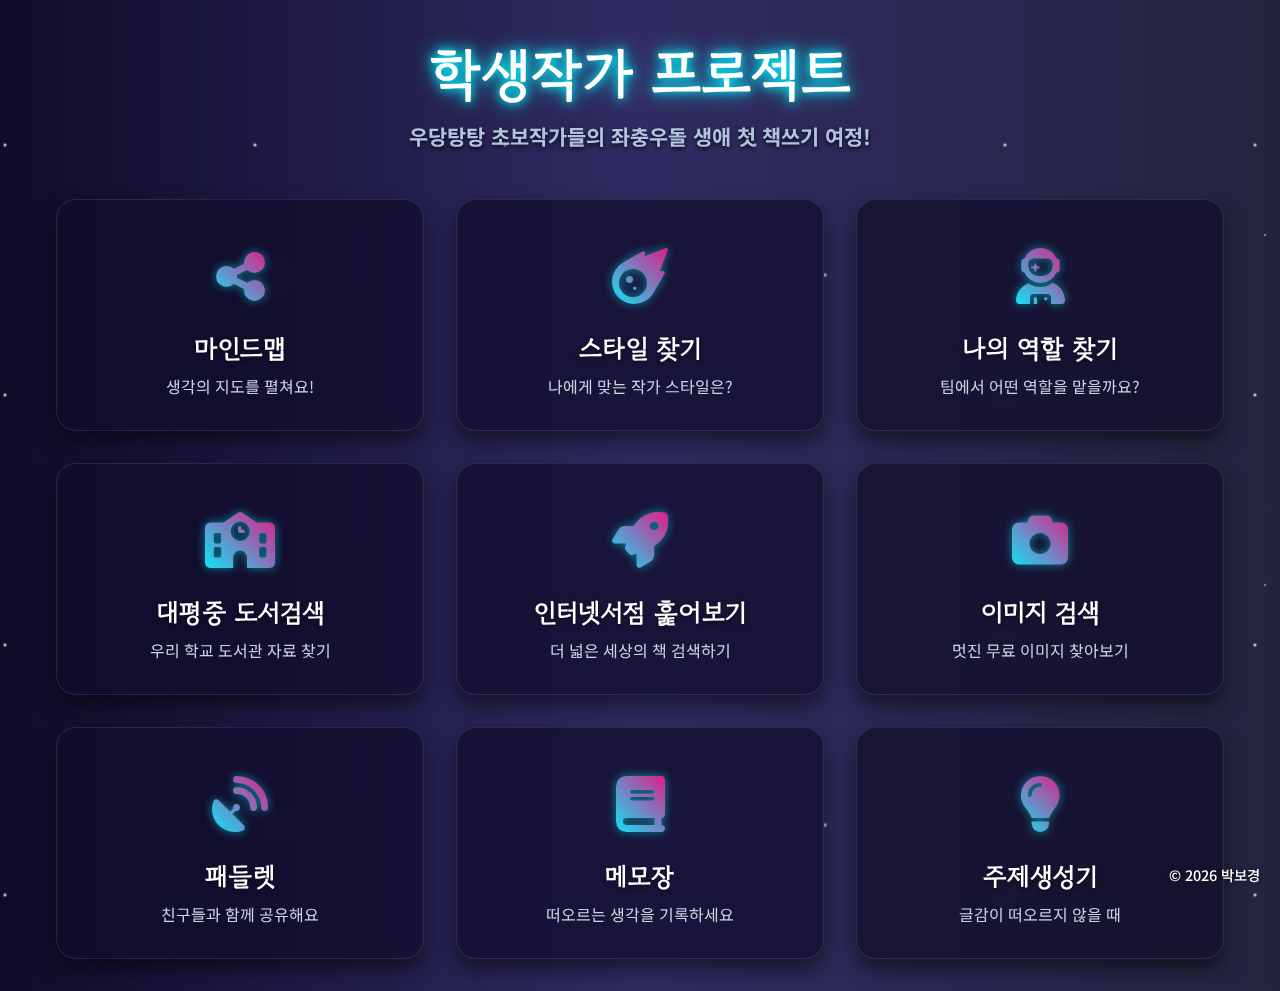
<file: index.html>
<!DOCTYPE html>
<html lang="ko">

<head>
    <meta charset="UTF-8">
    <meta name="viewport" content="width=device-width, initial-scale=1.0">
    <title>학생작가 프로젝트</title>
    <link rel="stylesheet" href="style.css">
    <!-- FontAwesome for Icons -->
    <link rel="stylesheet" href="https://cdnjs.cloudflare.com/ajax/libs/font-awesome/6.4.0/css/all.min.css">
</head>

<body>
    <header>
        <h1>학생작가 프로젝트</h1>
        <p>우당탕탕 초보작가들의 좌충우돌 생애 첫 책쓰기 여정!</p>
    </header>

    <main class="menu-grid">
        <!-- 1. 마인드맵 -->
        <a href="01_학생작가_mindmap.html" class="card">
            <div class="card-icon"><i class="fa-solid fa-share-nodes"></i></div>
            <h2>마인드맵</h2>
            <p>생각의 지도를 펼쳐요!</p>
        </a>

        <!-- 2. 스타일 찾기 -->
        <a href="02_학생작가_find_your_style.html" class="card">
            <div class="card-icon"><i class="fa-solid fa-meteor"></i></div>
            <h2>스타일 찾기</h2>
            <p>나에게 맞는 작가 스타일은?</p>
        </a>

        <!-- 3. 나의 역할 찾기 -->
        <a href="03_학생작가_나의 역할찾기.html" class="card">
            <div class="card-icon"><i class="fa-solid fa-user-astronaut"></i></div>
            <h2>나의 역할 찾기</h2>
            <p>팀에서 어떤 역할을 맡을까요?</p>
        </a>

        <!-- 4. 대평중 도서검색 -->
        <a href="04_학생작가_검색창1_대평중도서검색.html" class="card">
            <div class="card-icon"><i class="fa-solid fa-school"></i></div>
            <h2>대평중 도서검색</h2>
            <p>우리 학교 도서관 자료 찾기</p>
        </a>

        <!-- 5. 알라딘 도서검색 -->
        <a href="05_학생작가_검색창2_온라인서점검색.html" class="card">
            <div class="card-icon"><i class="fa-solid fa-rocket"></i></div>
            <h2>인터넷서점 훑어보기</h2>
            <p>더 넓은 세상의 책 검색하기</p>
        </a>

        <!-- 6. 픽사베이 이미지 -->
        <a href="06_학생작가_검색책3_픽사베이.html" class="card">
            <div class="card-icon"><i class="fa-solid fa-camera"></i></div>
            <h2>이미지 검색</h2>
            <p>멋진 무료 이미지 찾아보기</p>
        </a>

        <!-- 7. 패들렛 -->
        <a href="07_학생작가_검색창4_패들렛가기.html" class="card">
            <div class="card-icon"><i class="fa-solid fa-satellite-dish"></i></div>
            <h2>패들렛</h2>
            <p>친구들과 함께 공유해요</p>
        </a>

        <!-- 8. 메모장 -->
        <a href="08_학생작가_메모장.html" class="card">
            <div class="card-icon"><i class="fa-solid fa-book"></i></div>
            <h2>메모장</h2>
            <p>떠오르는 생각을 기록하세요</p>
        </a>

        <!-- 9. 주제생성기 -->
        <a href="09_주제생성기.html" class="card">
            <div class="card-icon"><i class="fa-solid fa-lightbulb"></i></div>
            <h2>주제생성기</h2>
            <p>글감이 떠오르지 않을 때</p>
        </a>
    </main>

    <div class="footer-credit">© 2026 박보경</div>

    <script src="script.js"></script>
</body>

</html>
</file>
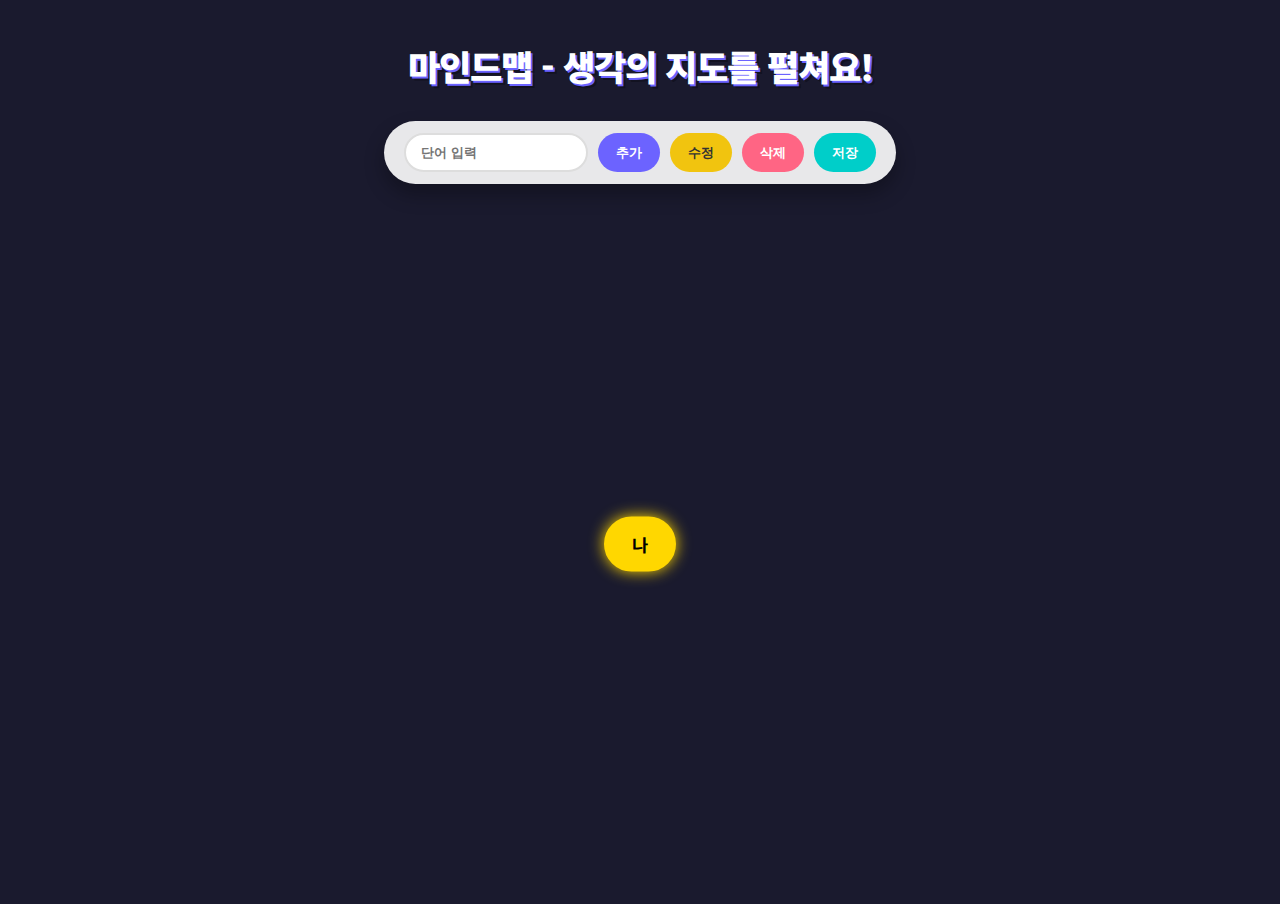
<file: 01_학생작가_mindmap.html>
<!DOCTYPE html>
<html lang="ko">
<head>
    <meta charset="UTF-8">
    <title>🎨 마인드맵 </title>
    <link href="https://fonts.googleapis.com/css2?family=Noto+Sans+KR:wght@400;700;900&display=swap" rel="stylesheet">
    <script src="https://html2canvas.hertzen.com/dist/html2canvas.min.js"></script>
    <style>
        :root { --primary: #6C63FF; --secondary: #FF6584; --bg: #1a1a2e; --node-bg: #ffffff; }
        
        body { 
            font-family: 'Noto Sans KR', sans-serif; 
            background: var(--bg); 
            color: white; 
            margin: 0; 
            overflow: hidden; 
            display: flex; 
            flex-direction: column; 
            align-items: center; 
        }

        /* 📋 뚜렷하고 깔끔한 제목 디자인 */
        .header-container {
            width: 100%;
            text-align: center;
            padding-top: 30px;
            z-index: 110;
        }

        .main-title {
            font-weight: 900;
            font-size: 2.2rem;
            color: #ffffff;
            margin: 0;
            padding: 10px;
            /* 글씨를 더 뚜렷하게 만드는 외곽선 효과 */
            text-shadow: 2px 2px 0px var(--primary), 4px 4px 0px rgba(0,0,0,0.3);
            letter-spacing: -1px;
        }

        /* 🛠️ UI 레이어 위치 조정 (제목 아래로) */
        #ui-layer { 
            margin-top: 20px;
            position: relative; /* fixed에서 변경하여 제목과 겹침 방지 */
            z-index: 100; 
            display: flex; 
            gap: 10px; 
            background: rgba(255, 255, 255, 0.9); /* 가독성을 위해 불투명도 높임 */
            padding: 12px 20px; 
            border-radius: 50px; 
            box-shadow: 0 10px 20px rgba(0,0,0,0.3); 
        }

        #ui-layer input { 
            padding: 10px 15px; 
            border-radius: 20px; 
            border: 2px solid #ddd; 
            outline: none; 
            width: 150px; 
            color: #333;
            font-weight: bold;
        }

        #ui-layer button { 
            padding: 10px 18px; 
            border-radius: 20px; 
            border: none; 
            cursor: pointer; 
            font-weight: 700; 
            transition: 0.2s; 
        }
        
        .btn-add { background: var(--primary); color: white; }
        .btn-edit { background: #f1c40f; color: #333; }
        .btn-del { background: var(--secondary); color: white; }
        .btn-save { background: #00cec9; color: white; }
        button:hover { opacity: 0.9; transform: translateY(-2px); }

        /* 🗺️ 마인드맵 영역 */
        #map-area { width: 100vw; height: calc(100vh - 180px); position: relative; background: var(--bg); }
        
        .node { 
            position: absolute; padding: 12px 25px; background: var(--node-bg); color: #333; 
            border-radius: 50px; font-weight: 700; cursor: grab; transform: translate(-50%, -50%); 
            box-shadow: 0 5px 15px rgba(0,0,0,0.3); border: 3px solid transparent; z-index: 2; 
            white-space: nowrap; user-select: none;
        }
        .node.selected { border-color: #FFD700; box-shadow: 0 0 15px #FFD700; }
        .node.root { background: #FFD700; color: #000; font-size: 1.1em; }

        svg { position: absolute; top: 0; left: 0; width: 100%; height: 100%; pointer-events: none; z-index: 1; }
        line { stroke: rgba(255, 255, 255, 0.3); stroke-width: 2.5; }
    </style>
</head>
<body>

<div class="header-container">
    <h1 class="main-title">마인드맵 - 생각의 지도를 펼쳐요!</h1>
</div>

<div id="ui-layer">
    <input type="text" id="wordInput" placeholder="단어 입력">
    <button class="btn-add" onclick="handleAdd()">추가</button>
    <button class="btn-edit" onclick="handleEdit()">수정</button>
    <button class="btn-del" onclick="handleDelete()">삭제</button>
    <button class="btn-save" onclick="saveAsImage()">저장</button>
</div>

<div id="map-area">
    <svg id="svg-canvas"></svg>
</div>

<script>
    // 화면 크기에 맞춰 중앙 좌표 계산 (헤더 높이 고려)
    let nodes = [{ id: 0, text: "나", x: window.innerWidth / 2, y: (window.innerHeight - 180) / 2, parentId: null }];
    let selectedId = 0;
    let nextId = 1;
    let draggingNode = null;

    const container = document.getElementById('map-area');
    const svg = document.getElementById('svg-canvas');
    const input = document.getElementById('wordInput');

    function render() {
        container.querySelectorAll('.node').forEach(n => n.remove());
        svg.innerHTML = '';
        nodes.forEach(node => {
            const div = document.createElement('div');
            div.className = `node ${node.id === selectedId ? 'selected' : ''} ${node.id === 0 ? 'root' : ''}`;
            div.style.left = node.x + 'px';
            div.style.top = node.y + 'px';
            div.textContent = node.text;

            div.onmousedown = (e) => { if(e.button === 0) startDrag(e, node); };
            div.onclick = () => { selectedId = node.id; render(); };
            div.ondblclick = () => handleEdit();
            
            container.appendChild(div);

            if (node.parentId !== null) {
                const parent = nodes.find(n => n.id === node.parentId);
                if(parent) {
                    const line = document.createElementNS("http://www.w3.org/2000/svg", "line");
                    line.setAttribute("x1", parent.x); line.setAttribute("y1", parent.y);
                    line.setAttribute("x2", node.x); line.setAttribute("y2", node.y);
                    svg.appendChild(line);
                }
            }
        });
    }

    function startDrag(e, node) {
        draggingNode = node;
        selectedId = node.id;
        render();
        const onMouseMove = (me) => {
            if (draggingNode) {
                // 부모 컨테이너의 위치를 고려한 좌표 계산
                const rect = container.getBoundingClientRect();
                draggingNode.x = me.clientX - rect.left;
                draggingNode.y = me.clientY - rect.top;
                render();
            }
        };
        const onMouseUp = () => {
            draggingNode = null;
            document.removeEventListener('mousemove', onMouseMove);
            document.removeEventListener('mouseup', onMouseUp);
        };
        document.addEventListener('mousemove', onMouseMove);
        document.addEventListener('mouseup', onMouseUp);
    }

    function handleAdd() {
        const text = input.value.trim();
        if (!text) return;
        const parent = nodes.find(n => n.id === selectedId);
        const newNode = { id: nextId++, text: text, parentId: selectedId, x: parent.x + 80, y: parent.y + 80 };
        nodes.push(newNode);
        input.value = '';
        selectedId = newNode.id;
        render();
    }

    function handleEdit() {
        const targetNode = nodes.find(n => n.id === selectedId);
        if (!targetNode) return;
        const newText = input.value.trim() || prompt("수정할 내용을 입력하세요:", targetNode.text);
        if (newText) {
            targetNode.text = newText;
            input.value = "";
            render();
        }
    }

    function handleDelete() {
        if (selectedId === 0) return alert("중심 노드는 삭제할 수 없습니다!");
        if (confirm("이 노드와 하위 항목을 삭제할까요?")) {
            const ids = [];
            function collect(id) {
                ids.push(id);
                nodes.filter(n => n.parentId === id).forEach(c => collect(c.id));
            }
            collect(selectedId);
            nodes = nodes.filter(n => !ids.includes(n.id));
            selectedId = 0;
            render();
        }
    }

    function saveAsImage() {
        const btn = document.querySelector('.btn-save');
        btn.innerText = "저장중...";
        const tempSelectedId = selectedId;
        selectedId = null;
        render();

        html2canvas(document.body, {
            backgroundColor: "#1a1a2e",
            scale: 2
        }).then(canvas => {
            const link = document.createElement('a');
            link.download = `마인드맵.jpg`;
            link.href = canvas.toDataURL('image/jpeg', 0.9);
            link.click();
            selectedId = tempSelectedId;
            render();
            btn.innerText = "저장";
        });
    }

    input.addEventListener('keypress', (e) => { if(e.key === 'Enter') handleAdd(); });
    window.onresize = () => render();
    render();
</script>
</body>
</html>
</file>
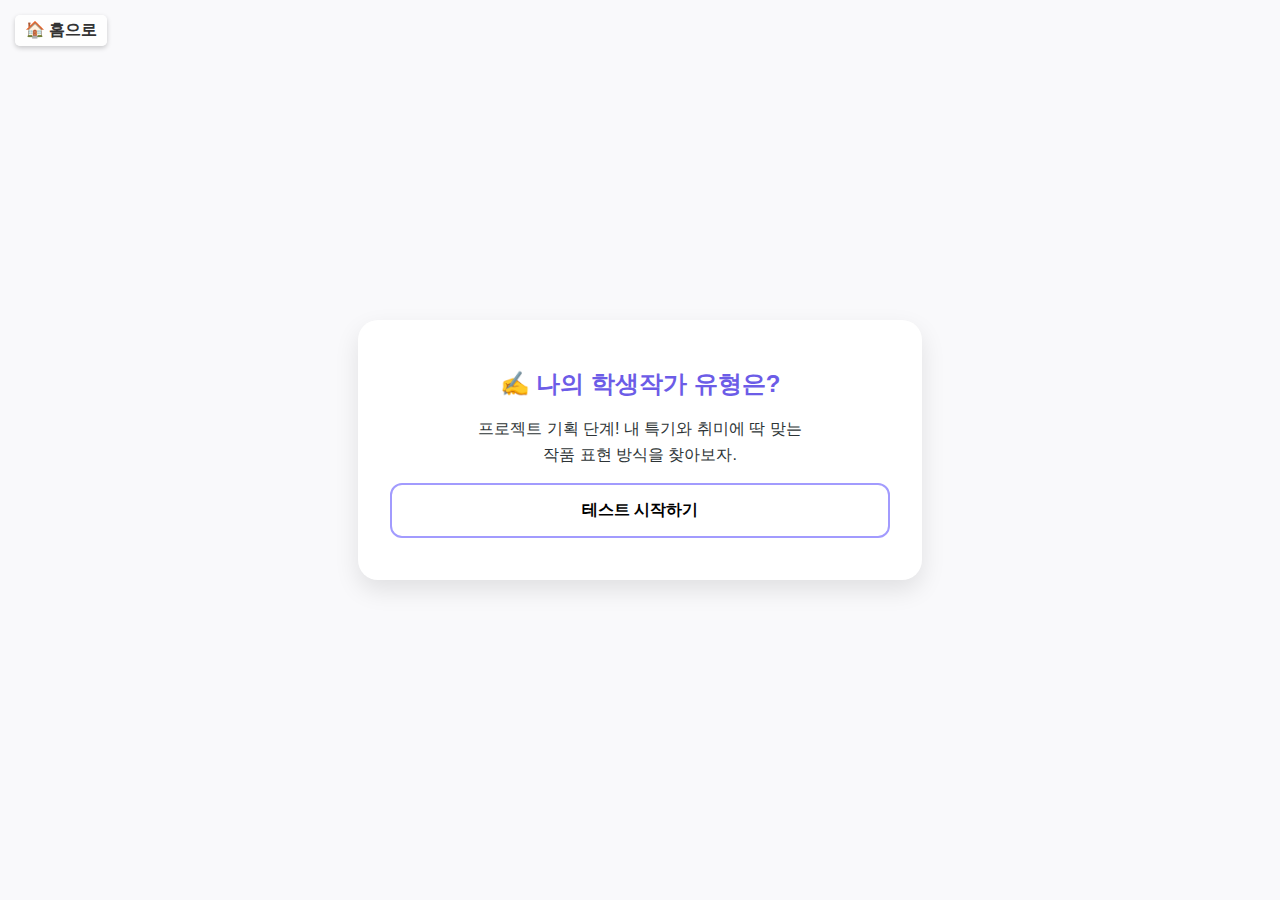
<file: 02_학생작가_find_your_style.html>
<!DOCTYPE html>
<html lang="ko">

<head>
    <meta charset="UTF-8">
    <meta name="viewport" content="width=device-width, initial-scale=1.0">
    <title>학생작가 프로젝트: 나의 작품 스타일 찾기</title>
    <style>
        :root {
            --primary-color: #6c5ce7;
            --secondary-color: #a29bfe;
            --bg-color: #f9f9fb;
            --text-color: #2d3436;
        }

        body {
            font-family: 'Pretendard', sans-serif;
            background-color: var(--bg-color);
            color: var(--text-color);
            display: flex;
            justify-content: center;
            align-items: center;
            min-height: 100vh;
            margin: 0;
        }

        #test-container {
            background: white;
            padding: 2rem;
            border-radius: 20px;
            box-shadow: 0 10px 25px rgba(0, 0, 0, 0.1);
            width: 90%;
            max-width: 500px;
            text-align: center;
        }

        .hidden {
            display: none;
        }

        h1 {
            color: var(--primary-color);
            font-size: 1.5rem;
        }

        p {
            line-height: 1.6;
        }

        .btn {
            display: block;
            width: 100%;
            padding: 15px;
            margin: 10px 0;
            border: 2px solid var(--secondary-color);
            border-radius: 12px;
            background: white;
            cursor: pointer;
            transition: all 0.3s;
            font-size: 1rem;
            font-weight: 600;
        }

        .btn:hover {
            background: var(--secondary-color);
            color: white;
        }

        #progress {
            height: 8px;
            background: #eee;
            border-radius: 4px;
            margin-bottom: 20px;
        }

        #progress-bar {
            height: 100%;
            background: var(--primary-color);
            width: 0%;
            border-radius: 4px;
            transition: width 0.3s;
        }

        .result-title {
            font-size: 1.2rem;
            font-weight: bold;
            margin-top: 20px;
        }

        .recommendation {
            background: #f0edff;
            padding: 15px;
            border-radius: 10px;
            margin-top: 15px;
            font-weight: bold;
            color: var(--primary-color);
        }
    </style>
</head>

<body>
    <a href="index.html"
        style="position: absolute; top: 15px; left: 15px; z-index: 9999; text-decoration: none; background-color: rgba(255, 255, 255, 0.8); padding: 5px 10px; border-radius: 5px; font-weight: bold; color: #333; box-shadow: 0 2px 5px rgba(0,0,0,0.2);">🏠
        홈으로</a>

    <div id="test-container">
        <div id="start-screen">
            <h1>✍️ 나의 학생작가 유형은?</h1>
            <p>프로젝트 기획 단계! 내 특기와 취미에 딱 맞는<br>작품 표현 방식을 찾아보자.</p>
            <button class="btn" onclick="startTest()">테스트 시작하기</button>
        </div>

        <div id="question-screen" class="hidden">
            <div id="progress">
                <div id="progress-bar"></div>
            </div>
            <p id="question-text">질문 내용이 여기에 표시됩니다.</p>
            <div id="answer-buttons"></div>
        </div>

        <div id="result-screen" class="hidden">
            <h2>당신에게 추천하는 방식은?</h2>
            <div id="result-desc"></div>
            <div class="recommendation" id="result-tags"></div>
            <button class="btn" onclick="location.reload()" style="margin-top: 20px;">다시 테스트하기</button>
        </div>
    </div>

    <script>
        const questions = [
            { q: "친구들에게 나의 주말을 설명할 때 나는?", a: [{ t: "말로 상황을 길게 설명한다", type: "lang" }, { t: "찍어둔 사진이나 영상을 보여준다", type: "visual" }] },
            { q: "내가 더 좋아하는 시간은?", a: [{ t: "혼자 상상하며 멍 때리기", type: "creative" }, { t: "유용한 정보 찾아보기", type: "info" }] },
            { q: "노트를 정리할 때 나의 스타일은?", a: [{ t: "글씨 위주로 빽빽하게 적는다", type: "lang" }, { t: "그림이나 도표를 그려야 직성이 풀린다", type: "visual" }] },
            { q: "어떤 이야기를 할 때 더 즐거운가요?", a: [{ t: "완전히 새로운 세계관 만들기", type: "creative" }, { t: "실제로 겪은 일이나 팩트 전달", type: "info" }] },
            { q: "나의 가장 큰 장점은?", a: [{ t: "섬세한 감수성과 표현력", type: "lang" }, { t: "순발력과 남다른 관찰력", type: "visual" }] },
            { q: "내가 책을 고른다면?", a: [{ t: "이야기가 긴 소설책", type: "creative" }, { t: "깔끔하게 정리된 실용서나 잡지", type: "info" }] },
            { q: "작품을 만든다면 무엇을 보여주고 싶나요?", a: [{ t: "나의 깊은 속마음", type: "lang" }, { t: "내가 알고 있는 꿀팁이나 정보", type: "info" }] }
        ];

        let currentIdx = 0;
        let scores = { lang: 0, visual: 0, creative: 0, info: 0 };

        function startTest() {
            document.getElementById('start-screen').classList.add('hidden');
            document.getElementById('question-screen').classList.remove('hidden');
            showQuestion();
        }

        function showQuestion() {
            const q = questions[currentIdx];
            document.getElementById('question-text').innerText = q.q;
            const btnContainer = document.getElementById('answer-buttons');
            btnContainer.innerHTML = '';

            q.a.forEach(answer => {
                const btn = document.createElement('button');
                btn.className = 'btn';
                btn.innerText = answer.t;
                btn.onclick = () => nextQuestion(answer.type);
                btnContainer.appendChild(btn);
            });

            document.getElementById('progress-bar').style.width = ((currentIdx / questions.length) * 100) + '%';
        }

        function nextQuestion(type) {
            scores[type]++;
            currentIdx++;
            if (currentIdx < questions.length) {
                showQuestion();
            } else {
                showResult();
            }
        }

        function showResult() {
            document.getElementById('question-screen').classList.add('hidden');
            document.getElementById('result-screen').classList.remove('hidden');

            let resultTitle = "";
            let resultTags = "";

            // 간단한 결과 로직 (가장 높은 점수 기반)
            if (scores.lang >= scores.visual && scores.creative >= scores.info) {
                resultTitle = "깊은 울림을 주는 '스토리텔러'";
                resultTags = "추천 방식: 시, 소설, 수필";
            } else if (scores.visual > scores.lang && scores.creative >= scores.info) {
                resultTitle = "상상력을 시각화하는 '비주얼 아티스트'";
                resultTags = "추천 방식: 동화, 만화, 그림";
            } else if (scores.visual > scores.lang && scores.info > scores.creative) {
                resultTitle = "찰나의 순간을 기록하는 '트렌드 세터'";
                resultTags = "추천 방식: 사진, 잡지";
            } else {
                resultTitle = "지식을 체계화하는 '지식 큐레이터'";
                resultTags = "추천 방식: 안내서, 잡지, 수필";
            }

            document.getElementById('result-desc').innerHTML = `<p class='result-title'>${resultTitle}</p>`;
            document.getElementById('result-tags').innerText = resultTags;
        }
    </script>

</body>

</html>
</file>
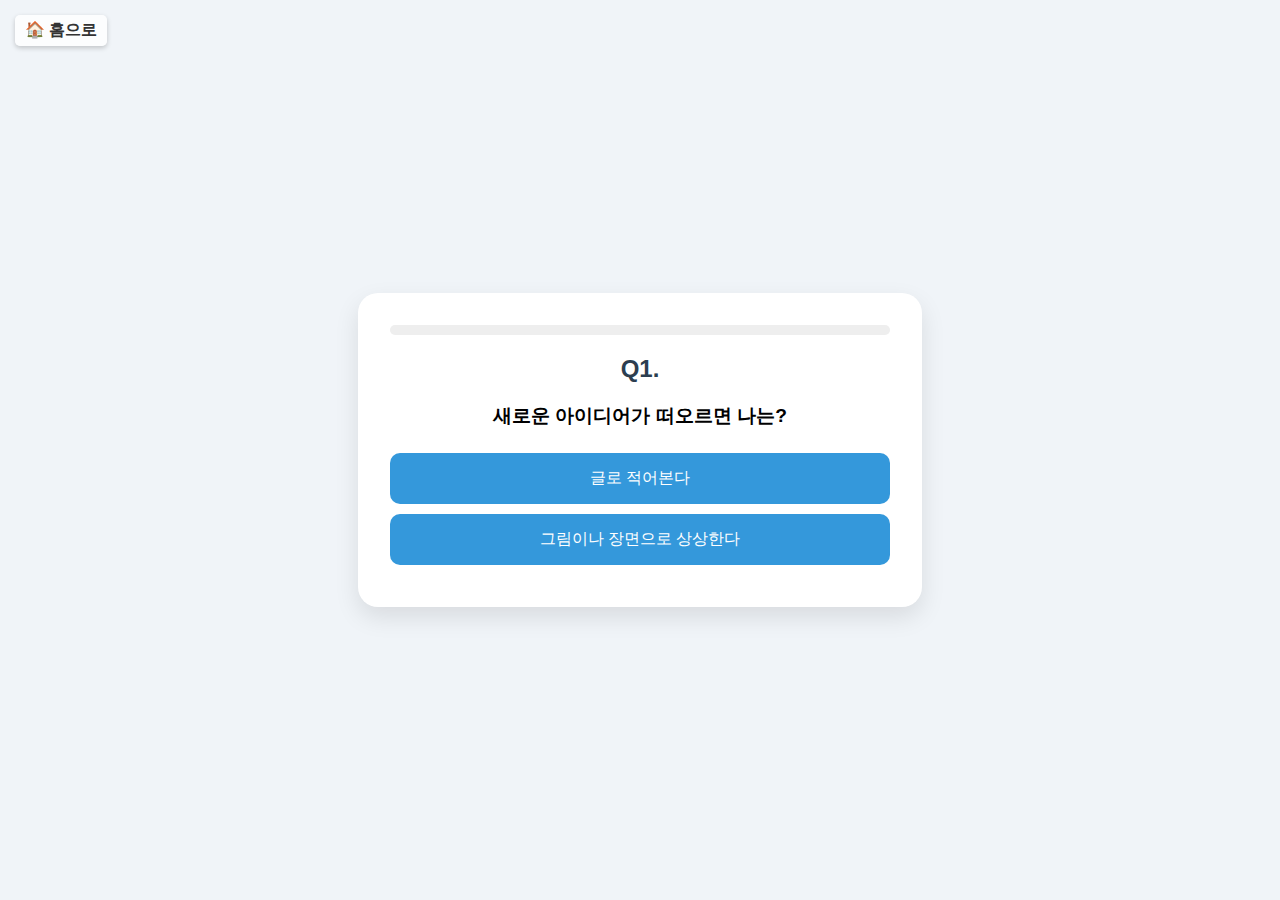
<file: 03_학생작가_나의 역할찾기.html>
<!DOCTYPE html>
<html lang="ko">

<head>
    <meta charset="UTF-8">
    <meta name="viewport" content="width=device-width, initial-scale=1.0">
    <title>나의 책쓰기 역할 찾기 테스트</title>
    <style>
        /* CSS 스타일링 */
        body {
            font-family: 'Pretendard', sans-serif;
            background-color: #f0f4f8;
            display: flex;
            justify-content: center;
            align-items: center;
            height: 100vh;
            margin: 0;
        }

        #game-container {
            background-color: white;
            padding: 2rem;
            border-radius: 20px;
            box-shadow: 0 10px 25px rgba(0, 0, 0, 0.1);
            width: 90%;
            max-width: 500px;
            text-align: center;
        }

        h1 {
            color: #2c3e50;
            font-size: 1.5rem;
        }

        .question {
            font-size: 1.2rem;
            margin-bottom: 1.5rem;
            font-weight: bold;
        }

        .btn {
            display: block;
            width: 100%;
            padding: 15px;
            margin: 10px 0;
            border: none;
            border-radius: 10px;
            background-color: #3498db;
            color: white;
            font-size: 1rem;
            cursor: pointer;
            transition: background 0.3s;
        }

        .btn:hover {
            background-color: #2980b9;
        }

        #result {
            display: none;
        }

        .result-title {
            font-size: 1.8rem;
            color: #e67e22;
            margin-top: 10px;
        }

        .result-desc {
            line-height: 1.6;
            color: #555;
            margin-top: 15px;
        }

        #progress {
            height: 10px;
            background: #eee;
            border-radius: 5px;
            margin-bottom: 20px;
            overflow: hidden;
        }

        #bar {
            height: 100%;
            background: #3498db;
            width: 0%;
            transition: width 0.3s;
        }
    </style>
</head>

<body>
    <a href="index.html"
        style="position: absolute; top: 15px; left: 15px; z-index: 9999; text-decoration: none; background-color: rgba(255, 255, 255, 0.8); padding: 5px 10px; border-radius: 5px; font-weight: bold; color: #333; box-shadow: 0 2px 5px rgba(0,0,0,0.2);">🏠
        홈으로</a>

    <div id="game-container">
        <div id="progress">
            <div id="bar"></div>
        </div>

        <div id="question-screen">
            <h1 id="question-number">Q1.</h1>
            <p class="question" id="question-text">질문 내용이 여기에 표시됩니다.</p>
            <button class="btn" onclick="nextQuestion('A')">선택지 1</button>
            <button class="btn" onclick="nextQuestion('B')">선택지 2</button>
        </div>

        <div id="result">
            <h1>나의 역할은...</h1>
            <div class="result-title" id="role-name">역할 이름</div>
            <p class="result-desc" id="role-desc">상세 설명</p>
            <button class="btn" onclick="location.reload()">다시 테스트하기</button>
        </div>
    </div>

    <script>
        // 질문 데이터
        const questions = [
            { q: "새로운 아이디어가 떠오르면 나는?", a: "글로 적어본다", b: "그림이나 장면으로 상상한다", type: "writer-visual" },
            { q: "멋진 풍경을 보면 나는?", a: "사진을 찍어 남기고 싶다", b: "이걸 어떻게 꾸미면 예쁠지 고민한다", type: "photo-design" },
            { q: "책을 고를 때 더 끌리는 것은?", a: "흥미진진한 줄거리와 문장", b: "화려하고 예쁜 책 표지", type: "writer-design" },
            { q: "나는 평소에 어떤 도구를 더 좋아하나?", a: "연필이나 키보드", b: "카메라나 드로잉 도구", type: "writer-visual" },
            { q: "친구의 생일 선물을 줄 때?", a: "정성스러운 편지를 쓴다", b: "선물 포장을 예쁘게 꾸민다", type: "writer-design" }
        ];

        // 결과 데이터
        const roles = {
            writer: { name: "📝 작가", desc: "당신은 이야기의 뼈대를 만드는 창조자입니다! 풍부한 상상력과 논리적인 사고로 독자의 마음을 움직이는 글을 써보세요." },
            illustrator: { name: "🎨 삽화가", desc: "글에 생명력을 불어넣는 마술사! 당신의 그림은 독자들이 이야기를 더 쉽게 이해하고 몰입하게 도와줍니다." },
            designer: { name: "✨ 표지 디자이너", desc: "책의 첫인상을 결정하는 예술가! 색감과 배치를 활용해 누구나 집어 들고 싶은 멋진 책을 만들어보세요." },
            photographer: { name: "📸 포토그래퍼", desc: "순간의 찰나를 기록하는 기록자! 생생한 현장감과 감성적인 사진으로 책의 퀄리티를 높여줍니다." }
        };

        let currentIdx = 0;
        let scores = { writer: 0, illustrator: 0, designer: 0, photographer: 0 };

        function updateQuestion() {
            if (currentIdx < questions.length) {
                const q = questions[currentIdx];
                document.getElementById("question-number").innerText = `Q${currentIdx + 1}.`;
                document.getElementById("question-text").innerText = q.q;
                document.querySelectorAll(".btn")[0].innerText = q.a;
                document.querySelectorAll(".btn")[1].innerText = q.b;
                document.getElementById("bar").style.width = `${(currentIdx / questions.length) * 100}%`;
            } else {
                showResult();
            }
        }

        function nextQuestion(choice) {
            // 간단한 점수 로직 (질문 유형에 따라 점수 부여)
            if (currentIdx === 0) choice === 'A' ? scores.writer++ : scores.illustrator++;
            if (currentIdx === 1) choice === 'A' ? scores.photographer++ : scores.designer++;
            if (currentIdx === 2) choice === 'A' ? scores.writer++ : scores.designer++;
            if (currentIdx === 3) choice === 'A' ? scores.writer++ : scores.illustrator++;
            if (currentIdx === 4) choice === 'A' ? scores.writer++ : scores.designer++;

            currentIdx++;
            updateQuestion();
        }

        function showResult() {
            document.getElementById("question-screen").style.display = "none";
            document.getElementById("result").style.display = "block";
            document.getElementById("bar").style.width = "100%";

            // 가장 높은 점수 찾기
            let maxRole = 'writer';
            if (scores.illustrator > scores.writer) maxRole = 'illustrator';
            if (scores.designer > scores[maxRole]) maxRole = 'designer';
            if (scores.photographer > scores[maxRole]) maxRole = 'photographer';

            document.getElementById("role-name").innerText = roles[maxRole].name;
            document.getElementById("role-desc").innerText = roles[maxRole].desc;
        }

        // 첫 질문 시작
        updateQuestion();
    </script>

</body>

</html>
</file>
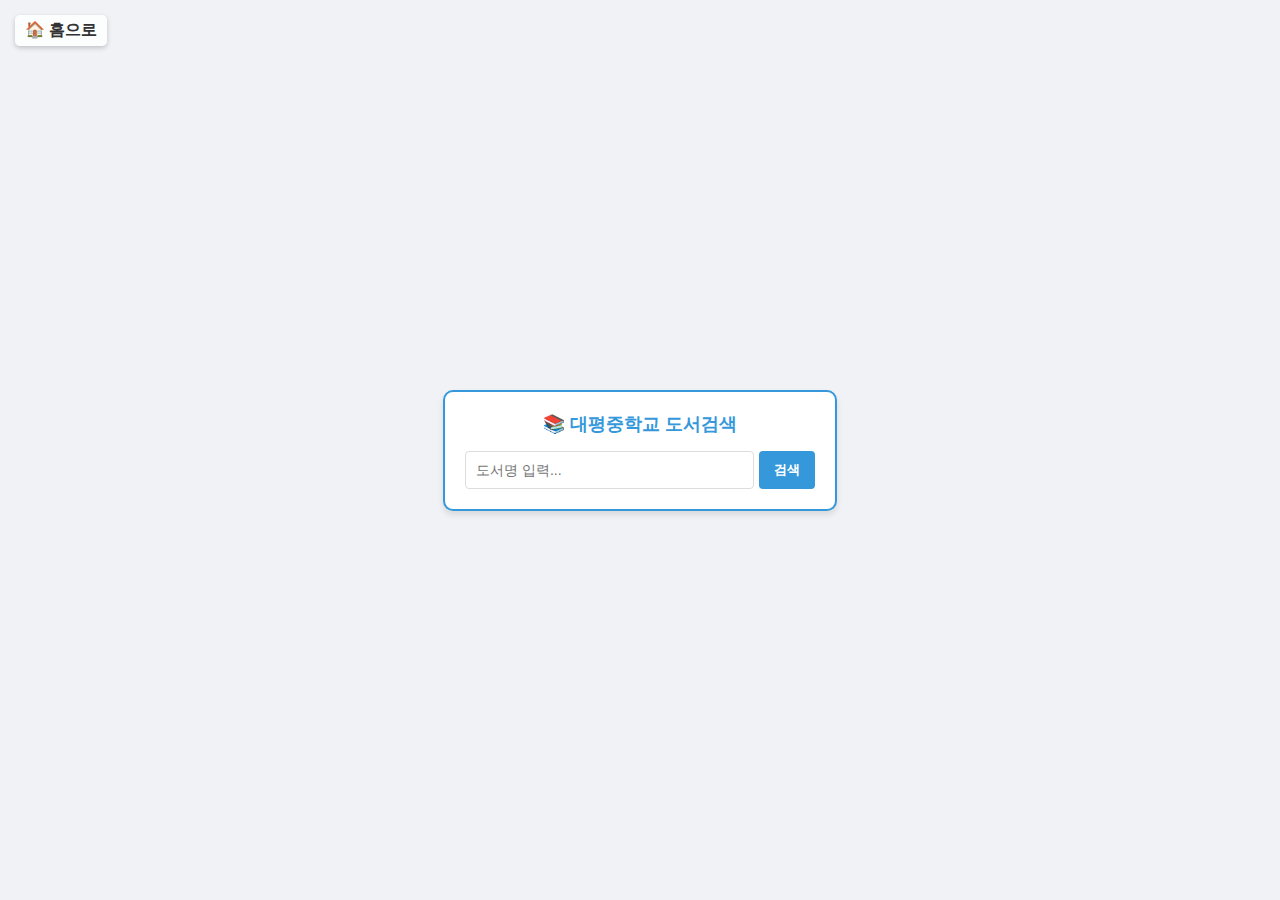
<file: 04_학생작가_검색창1_대평중도서검색.html>
<!DOCTYPE html>
<html lang="ko">

<head>
    <meta charset="UTF-8">
    <meta name="viewport" content="width=device-width, initial-scale=1.0">
    <title>대평중학교 도서검색</title>
    <style>
        body {
            margin: 0;
            height: 100vh;
            display: flex;
            justify-content: center;
            align-items: center;
            background-color: #f0f2f5;
            font-family: sans-serif;
        }

        .search-box {
            border: 2px solid #3498db;
            padding: 20px;
            border-radius: 10px;
            width: 350px;
            background-color: white;
            box-shadow: 0 4px 6px rgba(0, 0, 0, 0.1);
            text-align: center;
        }

        .search-box h3 {
            margin: 0 0 15px 0;
            color: #3498db;
            font-size: 18px;
        }

        .search-input-container {
            display: flex;
            gap: 5px;
        }

        .search-box input {
            flex: 1;
            padding: 10px;
            border: 1px solid #ddd;
            border-radius: 4px;
            font-size: 14px;
        }

        .search-box button {
            padding: 10px 15px;
            background: #3498db;
            color: white;
            border: none;
            border-radius: 4px;
            cursor: pointer;
            font-weight: bold;
            white-space: nowrap;
        }

        .search-box button:hover {
            background: #2980b9;
        }
    </style>
</head>

<body>
    <a href="index.html"
        style="position: absolute; top: 15px; left: 15px; z-index: 9999; text-decoration: none; background-color: rgba(255, 255, 255, 0.8); padding: 5px 10px; border-radius: 5px; font-weight: bold; color: #333; box-shadow: 0 2px 5px rgba(0,0,0,0.2);">🏠
        홈으로</a>

    <div class="search-box">
        <h3>📚 대평중학교 도서검색</h3>
        <div class="search-input-container">
            <input type="text" id="schoolInput" placeholder="도서명 입력..."
                onkeypress="if(event.keyCode==13) doSchoolSearch()">
            <button onclick="doSchoolSearch()">검색</button>
        </div>
    </div>

    <script>
        function doSchoolSearch() {
            const word = document.getElementById('schoolInput').value;
            if (!word) {
                alert('검색어를 입력해주세요');
                return;
            }
            const url = "https://read365.edunet.net/PureScreen/SchoolSearch?schoolName=%EB%8C%80%ED%8F%89%EC%A4%91%ED%95%99%EA%B5%90&provCode=J10&neisCode=J100002411";
            window.open(url + "&searchWord=" + encodeURIComponent(word), "_blank");
        }
    </script>
</body>

</html>
</file>
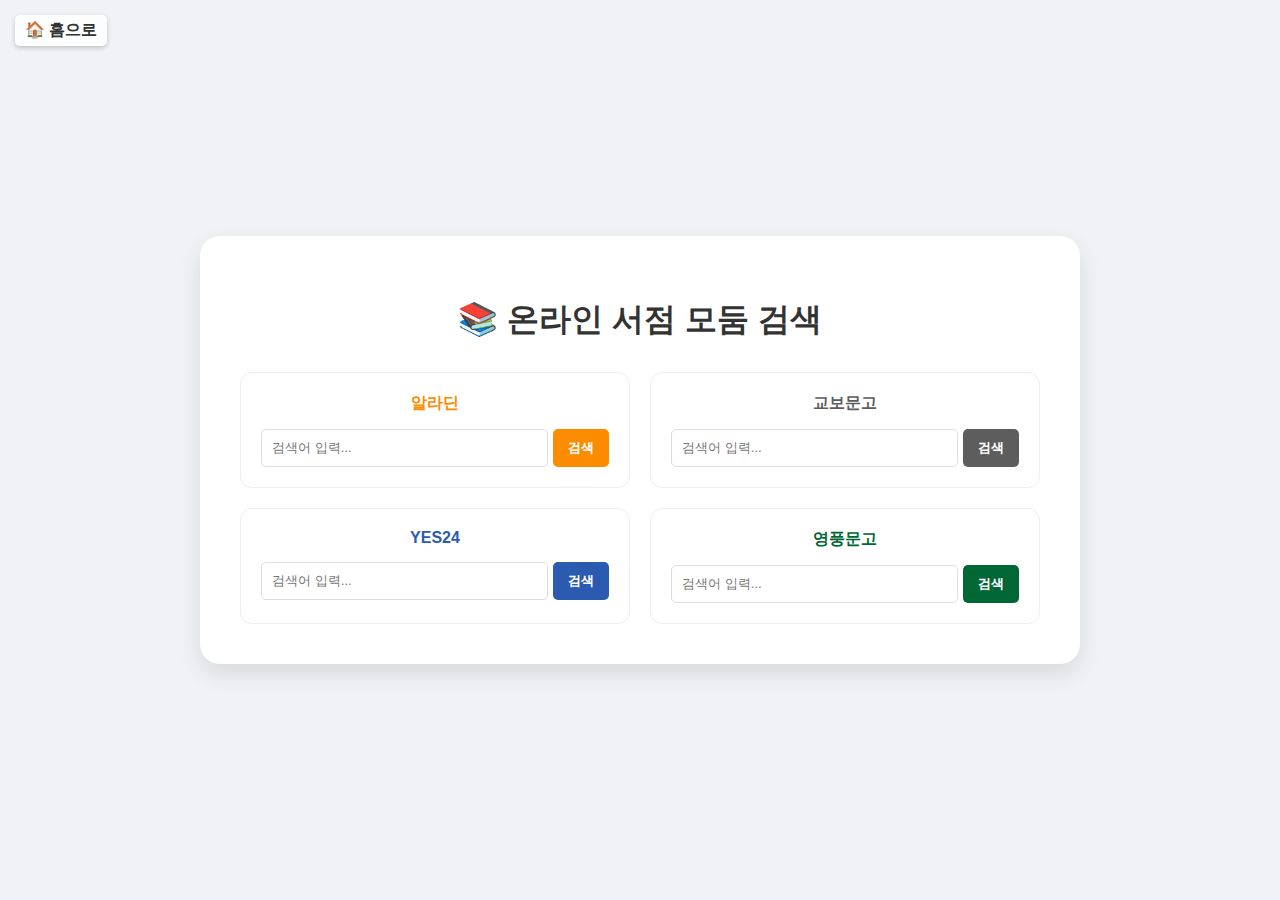
<file: 05_학생작가_검색창2_온라인서점검색.html>
<!DOCTYPE html>
<html lang="ko">

<head>
    <meta charset="UTF-8">
    <meta name="viewport" content="width=device-width, initial-scale=1.0">
    <title>온라인 서점 모둠 검색</title>
    <style>
        /* 화면 중앙 정렬 스타일 */
        body {
            font-family: 'Malgun Gothic', sans-serif;
            background-color: #f0f2f5;
            display: flex;
            justify-content: center;
            align-items: center;
            min-height: 100vh;
            margin: 0;
        }

        .main-container {
            background-color: white;
            padding: 40px;
            border-radius: 20px;
            box-shadow: 0 10px 25px rgba(0, 0, 0, 0.1);
            width: 100%;
            max-width: 800px;
            text-align: center;
        }

        h1 {
            color: #333;
            margin-bottom: 30px;
        }

        /* 2x2 그리드 배치 */
        .search-grid {
            display: grid;
            grid-template-columns: 1fr 1fr;
            gap: 20px;
        }

        .search-item {
            background: #fff;
            border: 1px solid #eee;
            padding: 20px;
            border-radius: 12px;
            transition: transform 0.2s;
        }

        .search-item:hover {
            transform: translateY(-5px);
            border-color: #007bff;
        }

        .search-item h3 {
            margin-top: 0;
            font-size: 16px;
            margin-bottom: 15px;
        }

        /* 입력창 및 버튼 스타일 */
        .input-group {
            display: flex;
            gap: 5px;
        }

        input[type="text"] {
            flex: 1;
            padding: 10px;
            border: 1px solid #ddd;
            border-radius: 5px;
            outline: none;
        }

        button {
            padding: 10px 15px;
            border: none;
            border-radius: 5px;
            color: white;
            cursor: pointer;
            font-weight: bold;
            white-space: nowrap;
        }

        /* 서점별 고유 색상 */
        .btn-aladin {
            background-color: #fb8c00;
        }

        /* 알라딘 주황 */
        .btn-kyobo {
            background-color: #5d5d5d;
        }

        /* 교보문고 회색 */
        .btn-yes24 {
            background-color: #2b5ab1;
        }

        /* YES24 파랑 */
        .btn-yp {
            background-color: #006633;
        }

        /* 영풍문고 초록 */

        button:hover {
            opacity: 0.8;
        }

        /* 반응형: 화면이 작아지면 1줄로 */
        @media (max-width: 600px) {
            .search-grid {
                grid-template-columns: 1fr;
            }
        }
    </style>
</head>

<body>
    <a href="index.html"
        style="position: absolute; top: 15px; left: 15px; z-index: 9999; text-decoration: none; background-color: rgba(255, 255, 255, 0.8); padding: 5px 10px; border-radius: 5px; font-weight: bold; color: #333; box-shadow: 0 2px 5px rgba(0,0,0,0.2);">🏠
        홈으로</a>

    <div class="main-container">
        <h1>📚 온라인 서점 모둠 검색</h1>

        <div class="search-grid">
            <div class="search-item">
                <h3 style="color: #fb8c00;">알라딘</h3>
                <div class="input-group">
                    <input type="text" id="q_aladin" placeholder="검색어 입력..."
                        onkeypress="if(event.keyCode==13) search('aladin')">
                    <button class="btn-aladin" onclick="search('aladin')">검색</button>
                </div>
            </div>

            <div class="search-item">
                <h3 style="color: #5d5d5d;">교보문고</h3>
                <div class="input-group">
                    <input type="text" id="q_kyobo" placeholder="검색어 입력..."
                        onkeypress="if(event.keyCode==13) search('kyobo')">
                    <button class="btn-kyobo" onclick="search('kyobo')">검색</button>
                </div>
            </div>

            <div class="search-item">
                <h3 style="color: #2b5ab1;">YES24</h3>
                <div class="input-group">
                    <input type="text" id="q_yes24" placeholder="검색어 입력..."
                        onkeypress="if(event.keyCode==13) search('yes24')">
                    <button class="btn-yes24" onclick="search('yes24')">검색</button>
                </div>
            </div>

            <div class="search-item">
                <h3 style="color: #006633;">영풍문고</h3>
                <div class="input-group">
                    <input type="text" id="q_yp" placeholder="검색어 입력..."
                        onkeypress="if(event.keyCode==13) search('yp')">
                    <button class="btn-yp" onclick="search('yp')">검색</button>
                </div>
            </div>
        </div>
    </div>

    <script>
        function search(store) {
            let keyword = "";
            let url = "";

            if (store === 'aladin') {
                keyword = document.getElementById('q_aladin').value;
                url = "https://www.aladin.co.kr/search/wsearchresult.aspx?SearchTarget=All&SearchWord=";
            } else if (store === 'kyobo') {
                keyword = document.getElementById('q_kyobo').value;
                url = "https://search.kyobobook.co.kr/search?keyword=";
            } else if (store === 'yes24') {
                keyword = document.getElementById('q_yes24').value;
                url = "https://www.yes24.com/Product/Search?domain=ALL&query=";
            } else if (store === 'yp') {
                keyword = document.getElementById('q_yp').value;
                url = "https://www.ypbooks.co.kr/search.yp?query=";
            }

            if (!keyword) {
                alert("검색어를 입력해주세요!");
                return;
            }

            window.open(url + encodeURIComponent(keyword), "_blank");
        }
    </script>

</body>

</html>
</file>
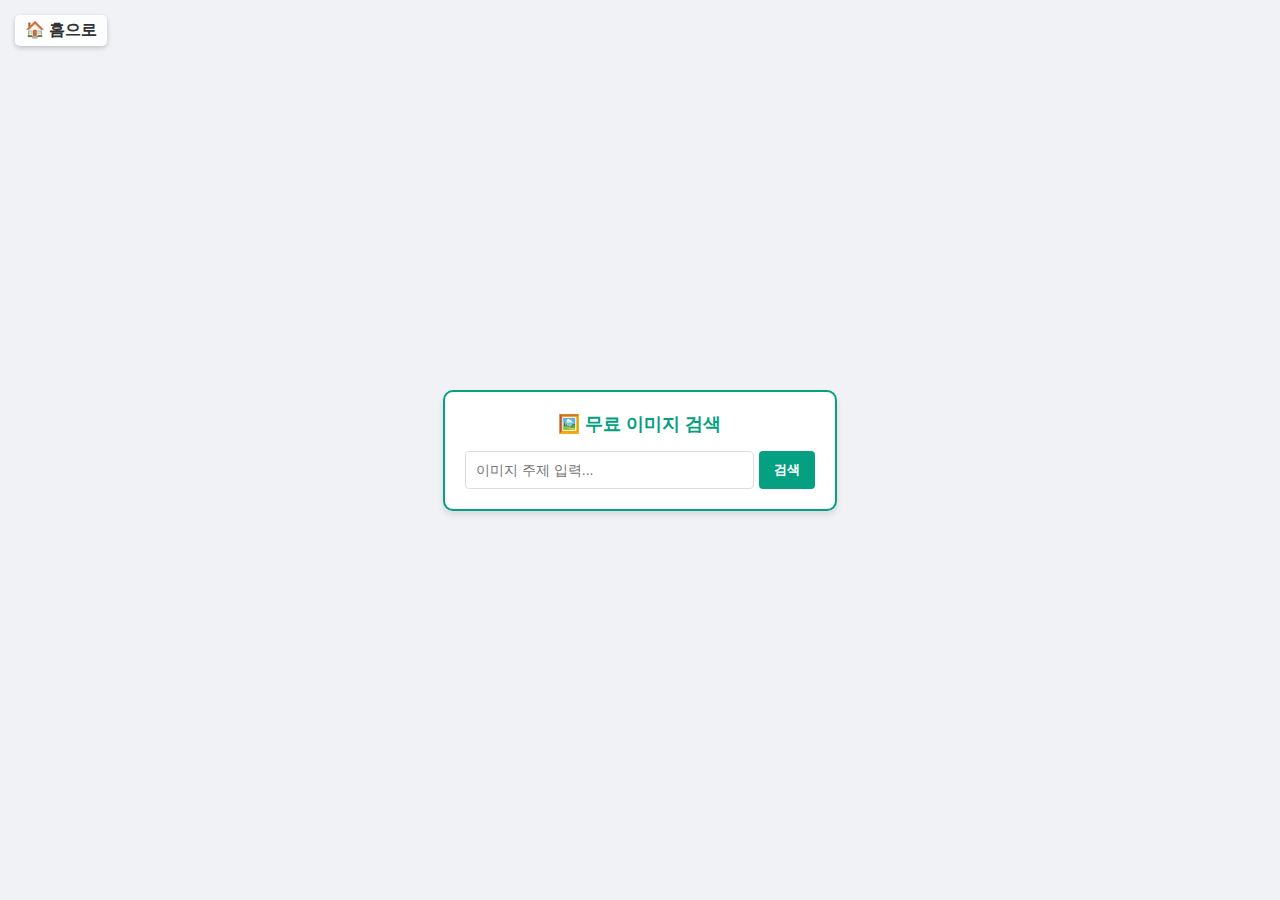
<file: 06_학생작가_검색책3_픽사베이.html>
<!DOCTYPE html>
<html lang="ko">

<head>
    <meta charset="UTF-8">
    <meta name="viewport" content="width=device-width, initial-scale=1.0">
    <title>무료 이미지 검색</title>
    <style>
        body {
            margin: 0;
            height: 100vh;
            display: flex;
            justify-content: center;
            align-items: center;
            background-color: #f0f2f5;
            font-family: sans-serif;
        }

        .search-box {
            border: 2px solid #05a081;
            padding: 20px;
            border-radius: 10px;
            width: 350px;
            background-color: white;
            box-shadow: 0 4px 6px rgba(0, 0, 0, 0.1);
            text-align: center;
        }

        .search-box h3 {
            margin: 0 0 15px 0;
            color: #05a081;
            font-size: 18px;
        }

        .search-input-container {
            display: flex;
            gap: 5px;
        }

        .search-box input {
            flex: 1;
            padding: 10px;
            border: 1px solid #ddd;
            border-radius: 4px;
            font-size: 14px;
        }

        .search-box button {
            padding: 10px 15px;
            background: #05a081;
            color: white;
            border: none;
            border-radius: 4px;
            cursor: pointer;
            font-weight: bold;
            white-space: nowrap;
        }

        .search-box button:hover {
            background: #048a6e;
        }
    </style>
</head>

<body>
    <a href="index.html"
        style="position: absolute; top: 15px; left: 15px; z-index: 9999; text-decoration: none; background-color: rgba(255, 255, 255, 0.8); padding: 5px 10px; border-radius: 5px; font-weight: bold; color: #333; box-shadow: 0 2px 5px rgba(0,0,0,0.2);">🏠
        홈으로</a>

    <div class="search-box">
        <h3>🖼️ 무료 이미지 검색</h3>
        <div class="search-input-container">
            <input type="text" id="pixabayInput" placeholder="이미지 주제 입력..."
                onkeypress="if(event.keyCode==13) doPixabaySearch()">
            <button onclick="doPixabaySearch()">검색</button>
        </div>
    </div>

    <script>
        function doPixabaySearch() {
            const word = document.getElementById('pixabayInput').value;
            if (!word) {
                alert('검색어를 입력해주세요');
                return;
            }
            const url = "https://pixabay.com/ko/images/search/";
            window.open(url + encodeURIComponent(word), "_blank");
        }
    </script>
</body>

</html>
</file>
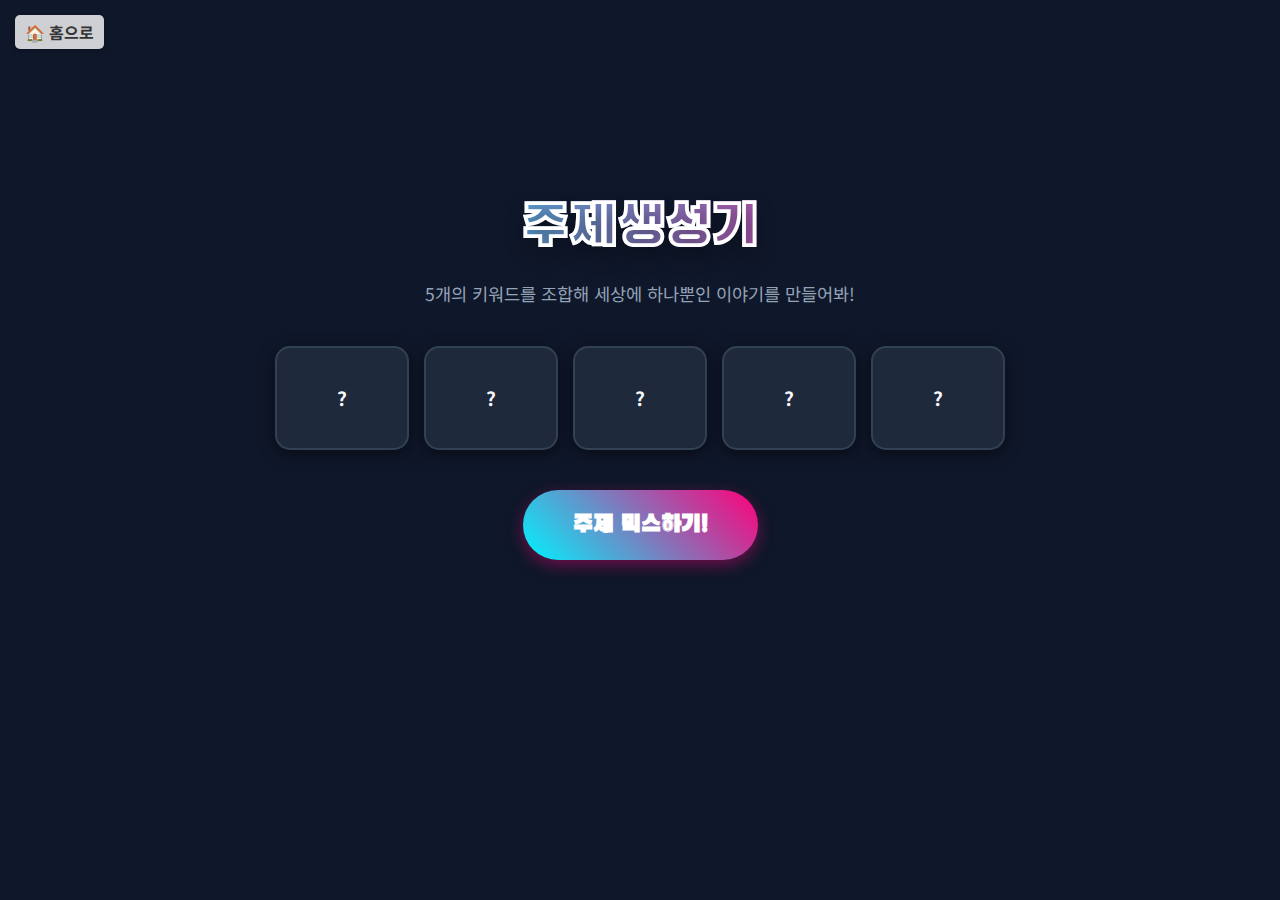
<file: 09_주제생성기.html>
<!DOCTYPE html>
<html lang="ko">

<head>
    <meta charset="UTF-8">
    <meta name="viewport" content="width=device-width, initial-scale=1.0">
    <title>🚀 주제생성기 | 나만의 책 만들기</title>
    <link href="https://fonts.googleapis.com/css2?family=Black+Han+Sans&family=Noto+Sans+KR:wght@400;700&display=swap"
        rel="stylesheet">
    <style>
        :root {
            --primary-bg: #0f172a;
            --card-bg: #1e293b;
            --accent-color: #00f2fe;
            --neon-pink: #ff007a;
            --text-white: #f8fafc;
        }

        body {
            font-family: 'Noto Sans KR', sans-serif;
            background-color: var(--primary-bg);
            color: var(--text-white);
            display: flex;
            flex-direction: column;
            align-items: center;
            justify-content: center;
            min-height: 100vh;
            margin: 0;
            overflow-x: hidden;
        }

        .container {
            text-align: center;
            width: 90%;
            max-width: 800px;
        }

        h1 {
            font-family: 'Black Han Sans', sans-serif;
            font-size: 3.5rem;
            margin-bottom: 10px;
            background: linear-gradient(to right, var(--accent-color), var(--neon-pink));
            background-clip: text;
            -webkit-background-clip: text;
            -webkit-text-fill-color: transparent;
            text-shadow: 0 10px 20px rgba(0, 0, 0, 0.3);
            -webkit-text-stroke: 2px #ffffff;
        }

        p.subtitle {
            font-size: 1.1rem;
            color: #94a3b8;
            margin-bottom: 40px;
        }

        /* 슬롯 머신 스타일 */
        .slot-container {
            display: flex;
            justify-content: center;
            gap: 15px;
            margin-bottom: 40px;
            flex-wrap: wrap;
        }

        .slot {
            background: var(--card-bg);
            width: 130px;
            height: 100px;
            display: flex;
            align-items: center;
            justify-content: center;
            border-radius: 15px;
            border: 2px solid #334155;
            font-weight: bold;
            font-size: 1.2rem;
            transition: all 0.3s cubic-bezier(0.175, 0.885, 0.32, 1.275);
            box-shadow: 0 4px 15px rgba(0, 0, 0, 0.5);
            overflow: hidden;
            position: relative;
        }

        .slot.active {
            border-color: var(--accent-color);
            box-shadow: 0 0 20px var(--accent-color);
            transform: scale(1.05);
        }

        /* 버튼 스타일 */
        .generate-btn {
            background: linear-gradient(45deg, var(--accent-color), var(--neon-pink));
            color: white;
            border: none;
            padding: 20px 50px;
            font-size: 1.5rem;
            font-weight: bold;
            border-radius: 50px;
            cursor: pointer;
            box-shadow: 0 5px 15px rgba(255, 0, 122, 0.4);
            transition: 0.2s;
            font-family: 'Black Han Sans', sans-serif;
        }

        .generate-btn:hover {
            transform: translateY(-3px) scale(1.05);
            box-shadow: 0 8px 25px rgba(255, 0, 122, 0.6);
        }

        .generate-btn:active {
            transform: scale(0.95);
        }

        /* 결과 가이드 */
        .result-guide {
            margin-top: 50px;
            padding: 30px;
            background: rgba(255, 255, 255, 0.05);
            border-radius: 20px;
            border: 1px solid rgba(255, 255, 255, 0.1);
            line-height: 1.8;
            opacity: 0;
            transform: translateY(20px);
            transition: 0.5s ease-out;
        }

        .result-guide.show {
            opacity: 1;
            transform: translateY(0);
        }

        .highlight {
            color: var(--accent-color);
            font-weight: bold;
        }

        @media (max-width: 600px) {
            .slot {
                width: 100px;
                height: 80px;
                font-size: 1rem;
            }

            h1 {
                font-size: 2.5rem;
            }
        }
    </style>
</head>

<body>
    <a href="index.html"
        style="position: absolute; top: 15px; left: 15px; z-index: 9999; text-decoration: none; background-color: rgba(255, 255, 255, 0.8); padding: 5px 10px; border-radius: 5px; font-weight: bold; color: #333; box-shadow: 0 2px 5px rgba(0,0,0,0.2);">🏠
        홈으로</a>

    <div class="container">
        <h1>주제생성기</h1>
        <p class="subtitle">5개의 키워드를 조합해 세상에 하나뿐인 이야기를 만들어봐!</p>

        <div class="slot-container">
            <div class="slot" id="word1">?</div>
            <div class="slot" id="word2">?</div>
            <div class="slot" id="word3">?</div>
            <div class="slot" id="word4">?</div>
            <div class="slot" id="word5">?</div>
        </div>

        <button class="generate-btn" onclick="generateTheme()">주제 믹스하기!</button>

        <div class="result-guide" id="guide">
            <h3 id="idea-title">✨ 오늘의 영감</h3>
            <p id="idea-text"></p>
        </div>
    </div>

    <script>
        // 중학생 수준의 흥미로운 단어 라이브러리
        const wordPool = {
            1: ["인공지능", "평행세계", "비밀일기", "우리학교", "타임머신", "메타버스", "좀비", "고양이", "첫사랑", "유튜브"],
            2: ["사라진", "수상한", "평범한", "뒤바뀐", "마지막", "꿈속의", "용감한", "어쩌다", "비밀스러운", "새벽의"],
            3: ["편지", "탐험기", "복수극", "편의점", "도서관", "스마트폰", "게임", "짝사랑", "우주선", "지하실"],
            4: ["찾아서", "지키는 법", "탈출기", "사용설명서", "인터뷰", "관찰일지", "고백", "습격", "재구성", "생존기"],
            5: ["(소설)", "(에세이)", "(웹툰콘티)", "(동화)", "(추리물)", "(SF)", "(시집)", "(시나리오)", "(다큐)", "(판타지)"]
        };

        function generateTheme() {
            const slots = document.querySelectorAll('.slot');
            const guide = document.getElementById('guide');
            const ideaText = document.getElementById('idea-text');

            // 버튼 누를 때마다 애니메이션 리셋
            guide.classList.remove('show');

            slots.forEach((slot, index) => {
                let count = 0;
                const maxCycles = 10 + (index * 5); // 각 슬롯마다 멈추는 속도 다르게

                const timer = setInterval(() => {
                    slot.classList.add('active');
                    const randomArr = wordPool[index + 1];
                    slot.innerText = randomArr[Math.floor(Math.random() * randomArr.length)];
                    count++;

                    if (count >= maxCycles) {
                        clearInterval(timer);
                        slot.classList.remove('active');
                        if (index === 4) showGuide(); // 마지막 슬롯 멈추면 가이드 표시
                    }
                }, 50);
            });
        }

        function showGuide() {
            const w1 = document.getElementById('word1').innerText;
            const w2 = document.getElementById('word2').innerText;
            const w3 = document.getElementById('word3').innerText;
            const w4 = document.getElementById('word4').innerText;
            const w5 = document.getElementById('word5').innerText;

            const guide = document.getElementById('guide');
            const ideaText = document.getElementById('idea-text');

            guide.classList.add('show');
            ideaText.innerHTML = `
            멋진 주제가 나왔어! <br>
            <span class="highlight">"${w1} ${w2} ${w3} ${w4}"</span> 주제로 
            <span class="highlight">${w5}</span> 장르의 글을 써보는 건 어때? <br>
            이 키워드들이 포함된 이야기를 구상해봐!
        `;
        }
    </script>

</body>

</html>
</file>
<file: style.css>
/* Global Styles */
@import url('https://fonts.googleapis.com/css2?family=Gowun+Dodum&family=Noto+Sans+KR:wght@400;700&display=swap');

:root {
    --primary-color: #0f0c29;
    /* Deep Space */
    --secondary-color: #302b63;
    /* Galactic Blue */
    --accent-color: #ff007a;
    /* Neon Pink */
    --neon-blue: #00f2fe;
    /* Neon Blue */
    --star-yellow: #ffe259;
    /* Star Yellow */
    --text-color: #f0f2f5;
    /* Off-white for readability */
    --white: #ffffff;
    --glass-bg: rgba(15, 12, 41, 0.7);
    /* Dark Glass */
    --card-shadow: 0 10px 20px rgba(0, 0, 0, 0.5);
    --hover-shadow: 0 0 25px rgba(0, 242, 254, 0.5);
}

* {
    margin: 0;
    padding: 0;
    box-sizing: border-box;
    font-family: 'Noto Sans KR', sans-serif;
}

body {
    /* Space Gradient */
    background: linear-gradient(to right, #0f0c29, #302b63, #24243e);
    min-height: 100vh;
    display: flex;
    flex-direction: column;
    align-items: center;
    color: var(--text-color);
    padding: 2rem;
    position: relative;
    overflow-x: hidden;
}

/* Simple Stars Effect */
body::before {
    content: "";
    position: fixed;
    top: 0;
    left: 0;
    width: 100%;
    height: 100%;
    background-image:
        radial-gradient(white, rgba(255, 255, 255, .2) 2px, transparent 3px),
        radial-gradient(white, rgba(255, 255, 255, .15) 1px, transparent 2px),
        radial-gradient(white, rgba(255, 255, 255, .1) 2px, transparent 3px);
    background-size: 550px 550px, 350px 350px, 250px 250px;
    background-position: 0 0, 40px 60px, 130px 270px;
    z-index: -1;
    animation: twinkle 200s linear infinite;
}

@keyframes twinkle {
    from {
        background-position: 0 0, 40px 60px, 130px 270px;
    }

    to {
        background-position: 550px 550px, 590px 610px, 680px 820px;
    }
}

/* Header */
header {
    text-align: center;
    margin-bottom: 3rem;
    animation: fadeInDown 1s ease-out;
}

header h1 {
    font-family: 'Gowun Dodum', sans-serif;
    font-size: 3.5rem;
    color: var(--white);
    text-shadow: 0 0 10px var(--neon-blue), 0 0 20px var(--neon-blue);
    margin-bottom: 0.5rem;
}

header p {
    color: #b2c2df;
    font-size: 1.3rem;
    font-weight: bold;
    text-shadow: 0 2px 4px rgba(0, 0, 0, 0.8);
}

/* Grid Container */
.menu-grid {
    display: grid;
    grid-template-columns: repeat(auto-fit, minmax(280px, 1fr));
    gap: 2rem;
    width: 100%;
    max-width: 1200px;
    padding: 0 1rem;
}

/* Card Styles */
.card {
    background: var(--glass-bg);
    backdrop-filter: blur(10px);
    border-radius: 20px;
    padding: 2rem;
    text-align: center;
    text-decoration: none;
    color: var(--text-color);
    box-shadow: var(--card-shadow);
    transition: all 0.3s cubic-bezier(0.25, 0.8, 0.25, 1);
    display: flex;
    flex-direction: column;
    justify-content: center;
    align-items: center;
    border: 1px solid rgba(255, 255, 255, 0.1);
    position: relative;
    overflow: hidden;
    cursor: pointer;
    min-height: 200px;
}

.card:hover {
    transform: translateY(-10px) scale(1.02);
    background: rgba(48, 43, 99, 0.8);
    border-color: var(--neon-blue);
    box-shadow: 0 0 20px rgba(0, 242, 254, 0.4);
}

.card::before {
    content: '';
    position: absolute;
    top: 0;
    left: 0;
    width: 100%;
    height: 4px;
    background: linear-gradient(90deg, var(--neon-blue), var(--accent-color));
    transform: scaleX(0);
    transform-origin: left;
    transition: transform 0.3s ease;
}

.card:hover::before {
    transform: scaleX(1);
}

.card-icon {
    font-size: 3.5rem;
    margin-bottom: 1rem;
    background: linear-gradient(45deg, var(--neon-blue), var(--accent-color));
    background-clip: text;
    -webkit-background-clip: text;
    -webkit-text-fill-color: transparent;
    filter: drop-shadow(0 0 5px rgba(0, 242, 254, 0.5));
}

.card h2 {
    font-family: 'Gowun Dodum', sans-serif;
    font-size: 1.6rem;
    margin-bottom: 0.5rem;
    color: var(--white);
    font-weight: 700;
    text-shadow: 0 2px 4px rgba(0, 0, 0, 0.5);
}

.card p {
    font-size: 1rem;
    color: #cbd5e1;
    font-weight: 400;
}

/* Animations */
@keyframes fadeInDown {
    from {
        opacity: 0;
        transform: translateY(-20px);
    }

    to {
        opacity: 1;
        transform: translateY(0);
    }
}

/* Response */
@media (max-width: 768px) {
    header h1 {
        font-size: 2.5rem;
    }

    .card {
        padding: 1.5rem;
    }
}

/* Footer Credit */
.footer-credit {
    position: fixed;
    bottom: 15px;
    right: 20px;
    color: #ffffff;
    font-size: 0.9rem;
    font-weight: 500;
    pointer-events: none;
    text-shadow: 0 0 5px rgba(0, 0, 0, 0.8);
    font-family: 'Noto Sans KR', sans-serif;
}
</file>
